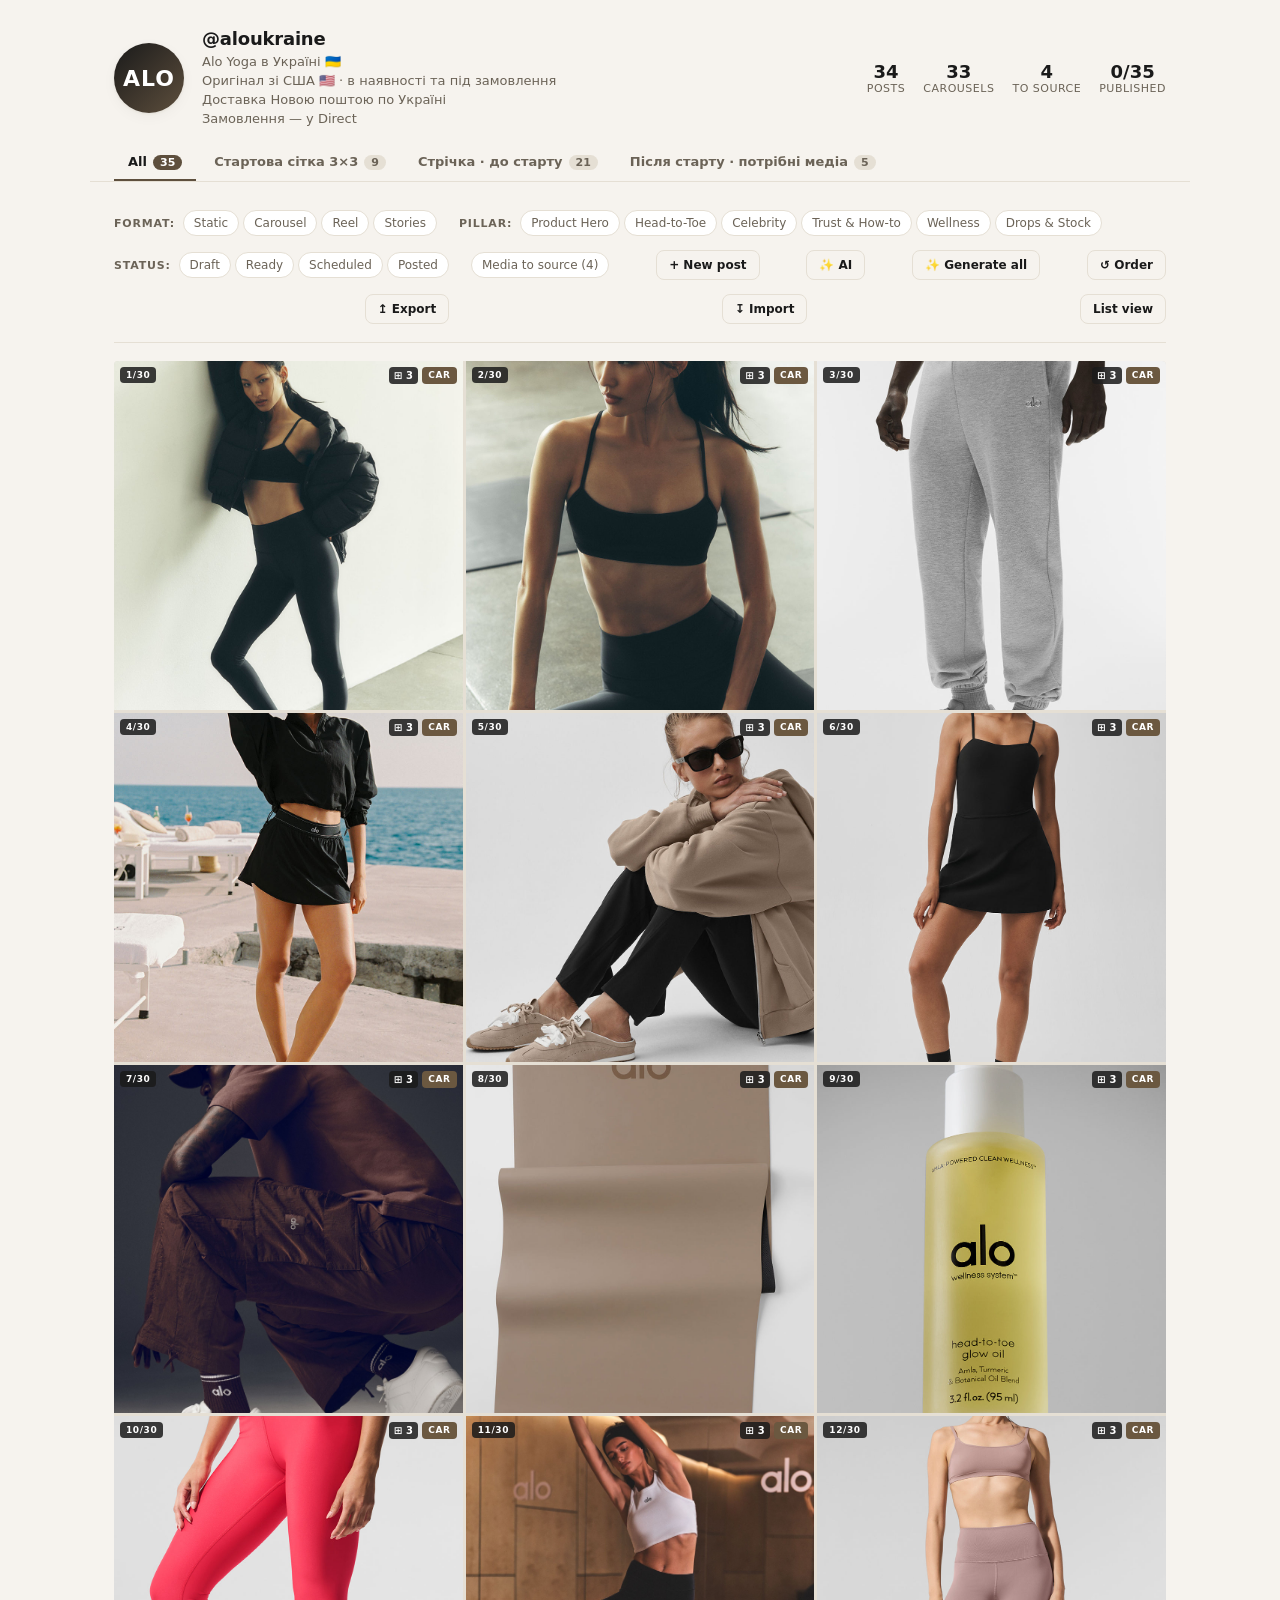
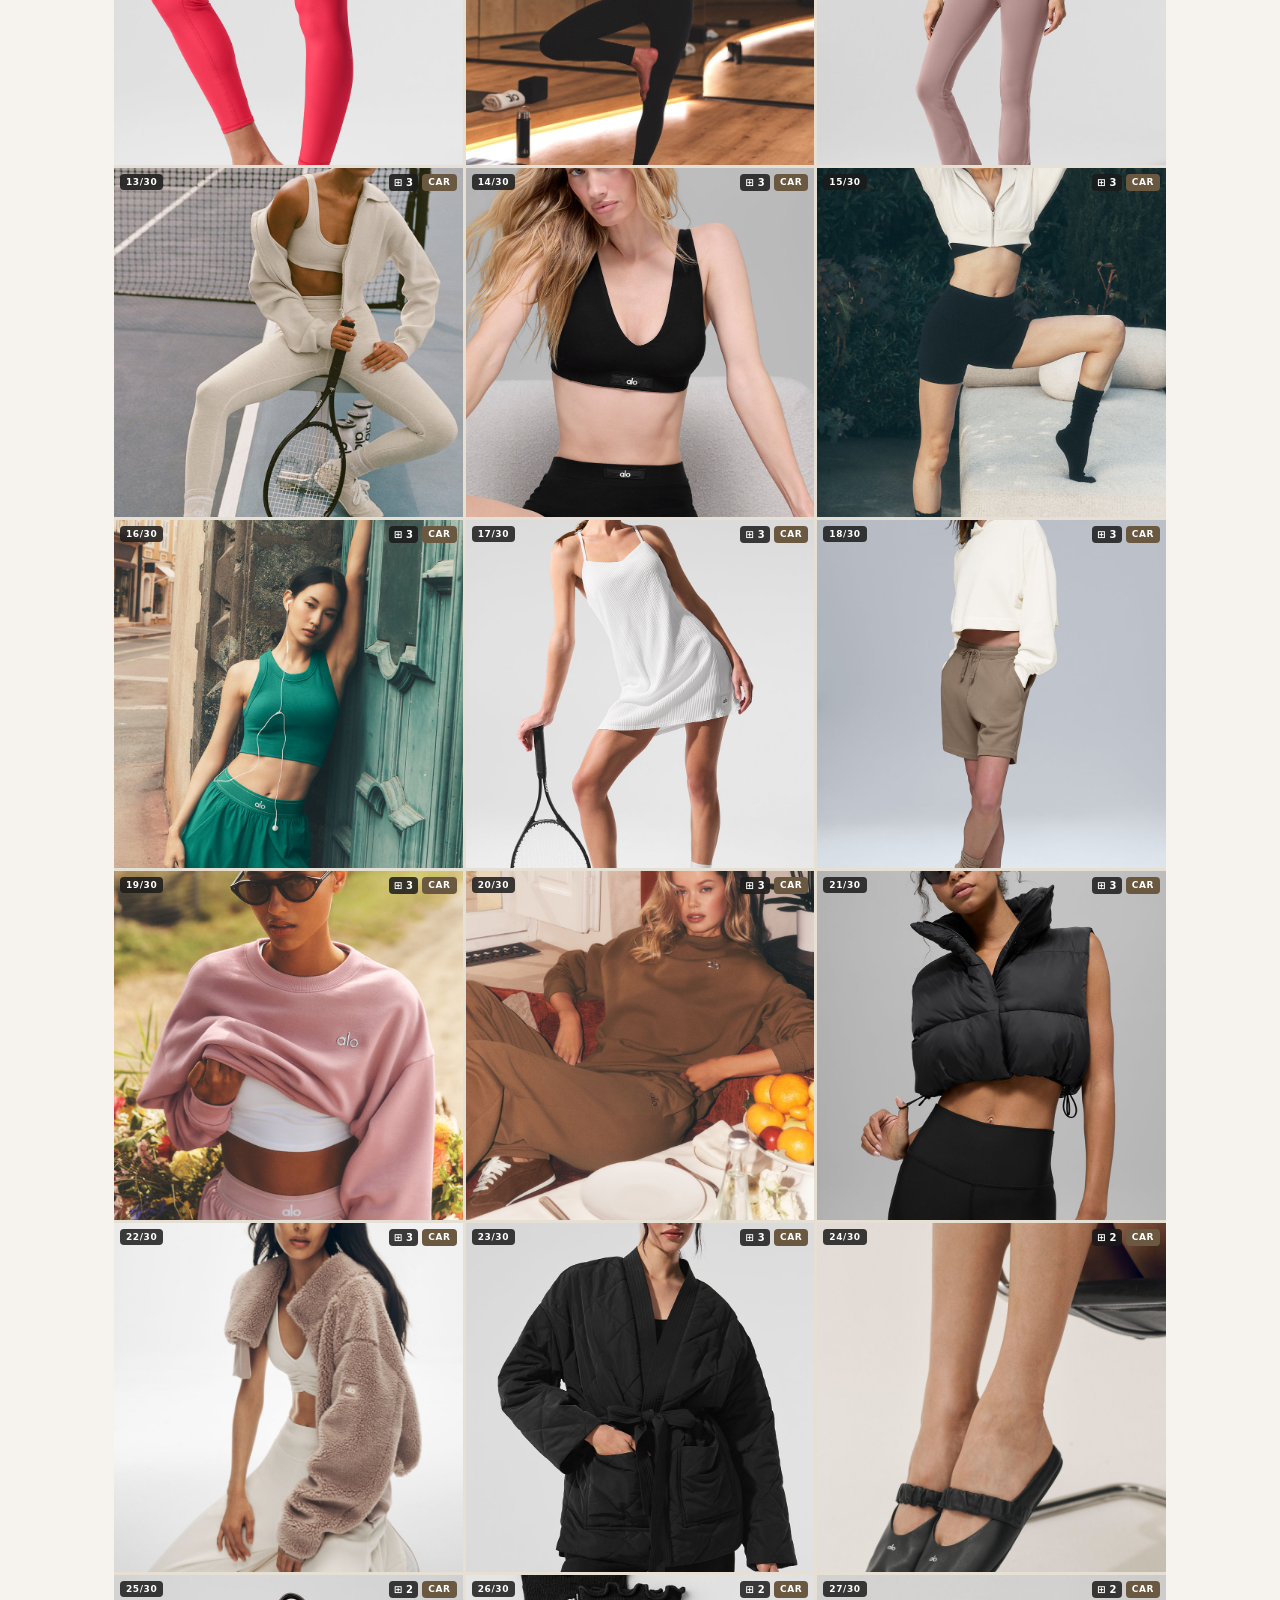
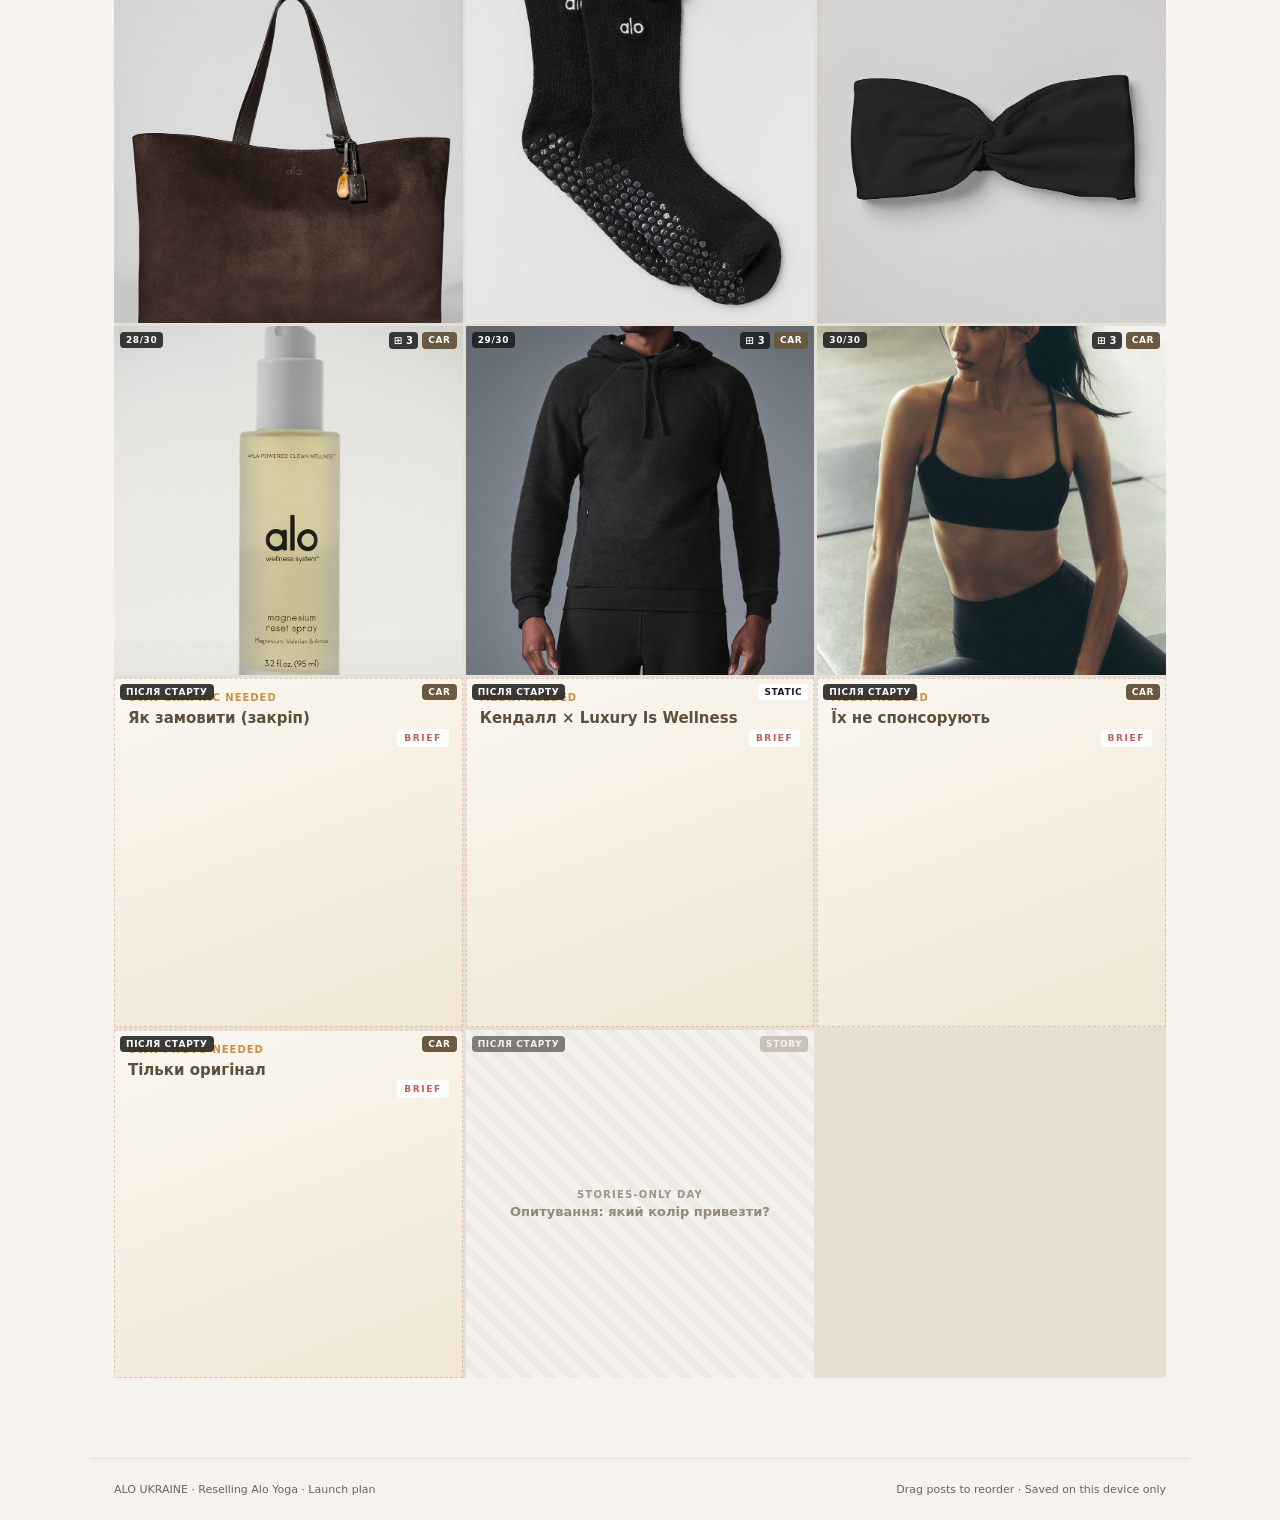
<file: planner/index.html>
<!doctype html>
<html lang="en">
<head>
  <meta charset="utf-8" />
  <meta name="viewport" content="width=device-width,initial-scale=1" />
  <meta http-equiv="Cache-Control" content="no-cache, no-store, must-revalidate" />
  <meta http-equiv="Pragma" content="no-cache" />
  <meta http-equiv="Expires" content="0" />
  <title>ALO UKRAINE · Instagram Planner</title>
  <script>document.write('<link rel="stylesheet" href="styles.css?ts=' + Date.now() + '">');</script>
  <noscript><link rel="stylesheet" href="styles.css" /></noscript>
  <link rel="icon" href="data:image/svg+xml,%3Csvg xmlns='http://www.w3.org/2000/svg' viewBox='0 0 100 100'%3E%3Crect width='100' height='100' fill='%231a1a1a'/%3E%3Ctext y='62' x='50' text-anchor='middle' font-size='30' font-family='serif' fill='white'%3EALO%3C/text%3E%3C/svg%3E" />
</head>
<body>
  <header class="topbar">
    <div class="brand">
      <div class="avatar">ALO</div>
      <div class="brand-text">
        <div class="handle">@aloukraine</div>
        <div class="bio"></div>
      </div>
    </div>
    <div class="stats" id="stats"></div>
  </header>

  <nav class="tabs" id="tabs"></nav>

  <main>
    <section class="filters">
      <div class="filter-group">
        <span class="filter-label">Format:</span>
        <div class="chips" id="formatChips"></div>
      </div>
      <div class="filter-group">
        <span class="filter-label">Pillar:</span>
        <div class="chips" id="pillarChips"></div>
      </div>
      <div class="filter-group">
        <span class="filter-label">Status:</span>
        <div class="chips" id="statusChips"></div>
      </div>
      <div class="filter-group">
        <button class="chip" id="prodChip"></button>
      </div>
      <button class="view-toggle" id="newPostBtn">+ New post</button>
      <button class="view-toggle" id="aiSettingsBtn" title="ChatGPT caption generator settings">✨ AI</button>
      <button class="view-toggle" id="generateAllBtn" title="ChatGPT writes captions for all posts">✨ Generate all</button>
      <button class="view-toggle" id="resetOrderBtn" title="Reset to original order">↺ Order</button>
      <button class="view-toggle" id="exportBtn" title="Download all your posts/edits as a file">↥ Export</button>
      <label class="view-toggle" id="importBtn" title="Load posts/edits from a file">↧ Import<input type="file" accept="application/json,.json" hidden /></label>
      <button class="view-toggle" id="viewToggle">List view</button>
    </section>

    <section id="gridView" class="ig-grid"></section>
    <section id="listView" class="ig-list hidden"></section>
  </main>

  <div class="modal" id="modal">
    <div class="modal-backdrop"></div>
    <div class="modal-card">
      <button class="modal-close" id="modalClose">×</button>
      <div class="modal-body" id="modalBody"></div>
    </div>
  </div>

  <div class="picker" id="picker">
    <div class="picker-backdrop"></div>
    <div class="picker-card">
      <div class="picker-head">
        <h3>Choose an image</h3>
        <button class="picker-close" id="pickerClose">×</button>
      </div>
      <div id="pickerBody"></div>
    </div>
  </div>

  <div class="modal editor" id="editor">
    <div class="modal-backdrop"></div>
    <div class="modal-card editor-card">
      <button class="modal-close" id="editorClose">×</button>
      <div class="editor-body" id="editorBody"></div>
    </div>
  </div>

  <div class="modal editor" id="aiModal">
    <div class="modal-backdrop"></div>
    <div class="modal-card editor-card">
      <button class="modal-close" id="aiModalClose">×</button>
      <div class="editor-body" id="aiModalBody"></div>
    </div>
  </div>

  <footer class="footnote">
    <span>ALO UKRAINE · Reselling Alo Yoga · Launch plan</span>
    <span>Drag posts to reorder · <span id="syncStatus">Saved on this device only</span></span>
  </footer>

  <script>document.write('<scr' + 'ipt src="app.js?ts=' + Date.now() + '"><\/scr' + 'ipt>');</script>
</body>
</html>
</file>
<file: planner/styles.css>
:root {
  --bg: #f6f3ee;
  --card-bg: #ffffff;
  --ink: #1a1a1a;
  --ink-mute: #6b6357;
  --line: #e5dfd4;
  --warm: #8B7355;
  --warm-deep: #5E4F3D;
  --gold: #c8a060;
  --prod-red: #C25E5E;
  --prod-amber: #C89248;
  --reel: #c56f87;
  --carousel: #6b5840;
  --static: #8b7355;
  --stories: #b8b0a0;
  --shadow: 0 1px 3px rgba(60, 45, 20, 0.08), 0 4px 14px rgba(60, 45, 20, 0.04);
  --radius: 14px;
}

* { box-sizing: border-box; }
html, body { margin: 0; padding: 0; background: var(--bg); color: var(--ink); font-family: -apple-system, BlinkMacSystemFont, 'SF Pro Text', 'Inter', system-ui, sans-serif; }
body { min-height: 100vh; }
a { color: var(--warm-deep); }
button { cursor: pointer; font-family: inherit; }
.hidden { display: none !important; }

/* Topbar */
.topbar { max-width: 1100px; margin: 0 auto; padding: 28px 24px 16px; display: grid; grid-template-columns: 1fr auto; gap: 24px; align-items: center; }
.brand { display: flex; gap: 18px; align-items: center; }
.avatar { width: 70px; height: 70px; border-radius: 50%; background: linear-gradient(135deg, #1a1a1a 0%, #5E4F3D 100%); color: white; display: grid; place-items: center; font-weight: 700; font-size: 22px; letter-spacing: 1px; box-shadow: var(--shadow); }
.handle { font-weight: 700; font-size: 18px; letter-spacing: -.2px; }
.bio { font-size: 13px; color: var(--ink-mute); max-width: 520px; margin-top: 4px; line-height: 1.45; }
.stats { display: flex; gap: 18px; }
.stat { text-align: center; }
.stat .num { font-weight: 700; font-size: 18px; }
.stat .lbl { font-size: 11px; color: var(--ink-mute); text-transform: uppercase; letter-spacing: 0.5px; }

/* Tabs */
.tabs { max-width: 1100px; margin: 0 auto; padding: 0 24px; display: flex; gap: 4px; border-bottom: 1px solid var(--line); overflow-x: auto; scrollbar-width: none; }
.tabs::-webkit-scrollbar { display: none; }
.tab { padding: 10px 14px; background: transparent; border: none; font-size: 13px; font-weight: 600; color: var(--ink-mute); border-bottom: 2px solid transparent; white-space: nowrap; transition: color .12s, border-color .12s; }
.tab:hover { color: var(--ink); }
.tab.active { color: var(--ink); border-bottom-color: var(--warm-deep); }
.tab .ct { background: var(--line); color: var(--ink-mute); border-radius: 999px; padding: 1px 7px; font-size: 11px; margin-left: 6px; font-weight: 700;}
.tab.active .ct { background: var(--warm-deep); color: white; }

/* Main */
main { max-width: 1100px; margin: 0 auto; padding: 16px 24px 80px; }
.filters { display: flex; flex-wrap: wrap; align-items: center; gap: 14px 22px; padding: 12px 0 18px; border-bottom: 1px solid var(--line); margin-bottom: 18px; }
.filter-group { display: flex; align-items: center; gap: 8px; flex-wrap: wrap; }
.filter-label { font-size: 11px; text-transform: uppercase; letter-spacing: .8px; color: var(--ink-mute); font-weight: 700; }
.chips { display: flex; gap: 4px; flex-wrap: wrap; }
.chip { font-size: 12px; font-weight: 500; padding: 5px 10px; border-radius: 999px; background: var(--card-bg); border: 1px solid var(--line); color: var(--ink-mute); transition: background .12s, color .12s, border-color .12s; }
.chip:hover { color: var(--ink); }
.chip.active { background: var(--ink); color: white; border-color: var(--ink); }
.view-toggle { margin-left: auto; background: transparent; border: 1px solid var(--line); color: var(--ink); padding: 7px 12px; border-radius: 8px; font-size: 12px; font-weight: 600; }
.view-toggle:hover { background: var(--card-bg); }

/* IG Grid */
.ig-grid { display: grid; grid-template-columns: repeat(3, 1fr); gap: 3px; background: var(--line); border-radius: 4px; overflow: hidden; }
.tile { position: relative; aspect-ratio: 1 / 1; background: var(--card-bg); overflow: hidden; cursor: pointer; transition: opacity .18s; }
.tile.stories-only-tile { opacity: 0.6; }
.tile:hover { z-index: 2; }
.tile img, .tile video { width: 100%; height: 100%; object-fit: cover; display: block; transition: transform .25s ease, filter .2s; }
.tile:hover img, .tile:hover video { transform: scale(1.04); }
.tile.posted img, .tile.posted video { filter: grayscale(0.3) brightness(0.92); }

.tile.production { background: linear-gradient(160deg, #fbf7f0 0%, #efe6d4 100%); }
.tile.production .prod-card { position: absolute; inset: 0; display: flex; flex-direction: column; padding: 14px 14px 50px; color: var(--ink); pointer-events: none; }
.tile.production .prod-card .prod-label { font-size: 9px; font-weight: 800; letter-spacing: 1.6px; color: var(--prod-red); text-transform: uppercase; margin-bottom: auto; align-self: flex-end; background: rgba(255,255,255,0.9); padding: 4px 7px; border-radius: 4px; }
.tile.production .prod-card .prod-type { font-size: 10px; font-weight: 700; letter-spacing: 1px; color: var(--prod-amber); text-transform: uppercase; margin-bottom: 6px; }
.tile.production .prod-card .prod-title { font-size: 15px; font-weight: 600; line-height: 1.3; color: var(--warm-deep); }
.tile.production::before { content: ''; position: absolute; inset: 0; border: 1.5px dashed rgba(194,94,94,0.3); pointer-events: none; z-index: 1; }

.tile.stories-only-tile { background: var(--card-bg); background-image: repeating-linear-gradient(45deg, transparent 0 8px, rgba(184,176,160,0.18) 8px 16px); }
.tile.stories-only-tile .stories-card { position: absolute; inset: 0; display: flex; flex-direction: column; align-items: center; justify-content: center; padding: 14px; color: var(--ink-mute); text-align: center; pointer-events: none; }
.tile.stories-only-tile .stories-label { font-size: 10px; font-weight: 800; letter-spacing: 1.2px; text-transform: uppercase; color: var(--ink-mute); }
.tile.stories-only-tile .stories-title { font-size: 13px; font-weight: 600; color: var(--warm-deep); margin-top: 4px; }

.tile-badges { position: absolute; top: 6px; left: 6px; display: flex; gap: 4px; pointer-events: none; z-index: 2; }
.tile-badge-right { position: absolute; top: 6px; right: 6px; display: flex; gap: 4px; pointer-events: none; z-index: 2; }
.badge { font-size: 9px; font-weight: 800; letter-spacing: 0.6px; padding: 3px 6px; border-radius: 4px; text-transform: uppercase; background: rgba(255,255,255,0.92); color: var(--ink); backdrop-filter: blur(4px); }
.badge.day { background: rgba(26,26,26,0.85); color: white; }
.badge.format-reel { background: var(--reel); color: white; }
.badge.format-carousel { background: var(--carousel); color: white; }
.badge.format-static { background: rgba(255,255,255,0.92); color: var(--ink); }
.badge.format-stories-only { background: var(--stories); color: white; }
.badge.carousel-ind { background: rgba(26,26,26,0.85); color: white; font-size: 10px; padding: 3px 5px; letter-spacing: 0.3px; }
.badge.status-posted { background: rgba(94,124,90,0.95); color: white; }
.badge.status-scheduled { background: rgba(200,160,96,0.95); color: white; }
.badge.status-ready { background: rgba(123,139,156,0.95); color: white; }

.tile-bottom { position: absolute; bottom: 0; left: 0; right: 0; padding: 8px 9px; background: linear-gradient(180deg, rgba(255,255,255,0) 0%, rgba(0,0,0,0.55) 100%); color: white; font-size: 11px; font-weight: 500; line-height: 1.2; opacity: 0; transition: opacity .15s; pointer-events: none; z-index: 2; }
.tile:hover .tile-bottom { opacity: 1; }

/* List view */
.ig-list { display: flex; flex-direction: column; gap: 12px; }
.row { display: grid; grid-template-columns: 90px 1fr auto; gap: 16px; align-items: center; padding: 12px 14px; background: var(--card-bg); border-radius: var(--radius); box-shadow: var(--shadow); cursor: pointer; transition: transform .12s, box-shadow .12s; }
.row.production { border-left: 3px solid var(--prod-red); }
.row:hover { transform: translateY(-1px); box-shadow: 0 4px 16px rgba(60,45,20,0.1); }
.row .thumb { width: 90px; height: 90px; border-radius: 10px; overflow: hidden; background: var(--bg); display: grid; place-items: center; position: relative; }
.row .thumb img, .row .thumb video { width: 100%; height: 100%; object-fit: cover; }
.row .info { min-width: 0; }
.row .meta-line { display: flex; gap: 8px; flex-wrap: wrap; align-items: center; margin-bottom: 4px; }
.row h3 { margin: 0 0 4px; font-size: 15px; font-weight: 700; }
.row .caption-preview { color: var(--ink-mute); font-size: 13px; line-height: 1.45; display: -webkit-box; -webkit-line-clamp: 2; -webkit-box-orient: vertical; overflow: hidden; }

/* Modal */
.modal { position: fixed; inset: 0; z-index: 100; display: none; align-items: center; justify-content: center; padding: 24px; }
.modal.open { display: flex; }
.modal-backdrop { position: absolute; inset: 0; background: rgba(26,18,10,0.55); backdrop-filter: blur(4px); }
.modal-card { position: relative; width: min(1100px, 100%); max-height: 92vh; background: var(--card-bg); border-radius: 18px; box-shadow: 0 30px 80px rgba(60,45,20,0.35); overflow: hidden; display: flex; flex-direction: column; }
.modal-close { position: absolute; top: 12px; right: 12px; z-index: 3; width: 32px; height: 32px; border-radius: 50%; background: rgba(255,255,255,0.9); border: none; font-size: 20px; color: var(--ink); }
.modal-body { display: grid; grid-template-columns: 1fr 1fr; min-height: 0; }
.modal-img-wrap { background: var(--bg); display: grid; place-items: center; min-height: 360px; max-height: 92vh; overflow: hidden; position: relative; padding: 0; }
.modal-img-wrap > img, .modal-img-wrap > video { width: 100%; height: 100%; max-height: 92vh; object-fit: cover; }
.modal-img-wrap.carousel-stack { display: flex; flex-direction: column; place-items: stretch; padding: 18px; gap: 14px; overflow-y: auto; background: linear-gradient(180deg, var(--bg) 0%, #ebe4d6 100%); }

/* Slide slot in carousel */
.slide-slot { background: white; border-radius: 10px; padding: 12px; box-shadow: 0 1px 3px rgba(60,45,20,0.06); }
.slide-head { display: flex; align-items: center; gap: 10px; margin-bottom: 8px; }
.slide-num { background: var(--ink); color: white; width: 22px; height: 22px; border-radius: 50%; display: grid; place-items: center; font-size: 11px; font-weight: 800; }
.slide-label { font-size: 12px; font-weight: 600; color: var(--ink-mute); flex: 1; }
.slide-inner { width: 100%; aspect-ratio: 1/1; background: var(--bg); border-radius: 8px; overflow: hidden; display: grid; place-items: center; }
.slide-inner img, .slide-inner video { width: 100%; height: 100%; object-fit: cover; }
.slide-placeholder { text-align: center; padding: 20px; }
.slide-placeholder .ps-lab { font-size: 11px; font-weight: 800; letter-spacing: 1.4px; color: var(--prod-amber); text-transform: uppercase; }
.slide-placeholder .ps-name { font-size: 13px; font-weight: 600; color: var(--warm-deep); margin-top: 6px; font-family: 'SF Mono', Menlo, monospace; }
.slide-placeholder .ps-note { font-size: 11px; color: var(--ink-mute); margin-top: 8px; line-height: 1.4; max-width: 240px; }
.slide-actions { display: flex; gap: 6px; margin-top: 10px; }
.swap-btn-sm, .reset-btn-sm { background: var(--ink); color: white; border: none; padding: 6px 12px; border-radius: 6px; font-size: 11px; font-weight: 600; }
.reset-btn-sm { background: transparent; color: var(--ink-mute); border: 1px solid var(--line); }
.swap-btn-sm:hover, .reset-btn-sm:hover { opacity: 0.85; }

/* Single image swap button */
.swap-btn { position: absolute; bottom: 12px; right: 12px; z-index: 3; background: rgba(26,26,26,0.85); color: white; border: none; padding: 8px 14px; border-radius: 8px; font-size: 12px; font-weight: 600; backdrop-filter: blur(4px); }
.reset-btn { position: absolute; bottom: 12px; right: 130px; z-index: 3; background: rgba(255,255,255,0.85); color: var(--ink); border: none; padding: 8px 14px; border-radius: 8px; font-size: 12px; font-weight: 600; backdrop-filter: blur(4px); }

.modal-img-wrap.production { background: linear-gradient(160deg, #fbf7f0 0%, #efe6d4 100%); padding: 40px; }
.modal-img-wrap.production .prod-large { text-align: center; }
.modal-img-wrap.production .prod-large .lab { font-size: 11px; font-weight: 800; letter-spacing: 2px; color: var(--prod-red); text-transform: uppercase; margin-bottom: 8px; }
.modal-img-wrap.production .prod-large .type { font-size: 12px; font-weight: 700; letter-spacing: 1.5px; color: var(--prod-amber); text-transform: uppercase; margin-bottom: 14px; }
.modal-img-wrap.production .prod-large h3 { font-size: 22px; font-weight: 600; color: var(--warm-deep); margin: 0; line-height: 1.3; }

.modal-img-wrap.stories-only { background-image: repeating-linear-gradient(45deg, var(--bg) 0 12px, rgba(184,176,160,0.2) 12px 24px); padding: 40px; text-align: center; }
.modal-img-wrap.stories-only h3 { font-size: 20px; color: var(--warm-deep); margin: 0; }
.modal-img-wrap.stories-only .lab { font-size: 11px; font-weight: 800; letter-spacing: 2px; color: var(--ink-mute); text-transform: uppercase; margin-bottom: 12px; }

.modal-content { padding: 22px 24px; display: flex; flex-direction: column; gap: 14px; overflow-y: auto; max-height: 92vh; }
.modal-title { font-size: 18px; font-weight: 700; margin: 0; }
.modal-badges { display: flex; gap: 6px; flex-wrap: wrap; }
.modal-section { border-top: 1px solid var(--line); padding-top: 14px; }
.modal-section h4 { font-size: 11px; text-transform: uppercase; color: var(--ink-mute); margin: 0 0 8px; letter-spacing: 0.6px; font-weight: 700; }
.modal-section .body { font-size: 13.5px; line-height: 1.55; color: var(--ink); white-space: pre-line; }
.modal-section .brief { font-size: 13px; color: var(--ink); line-height: 1.55; white-space: pre-line; background: #fbf7f0; padding: 12px 14px; border-radius: 8px; border-left: 3px solid var(--prod-amber); }

.hashtag-list { display: flex; gap: 4px; flex-wrap: wrap; }
.hashtag { font-size: 12px; padding: 3px 8px; background: var(--bg); border-radius: 999px; color: var(--warm-deep); font-weight: 500; }
.btn-row { display: flex; gap: 8px; flex-wrap: wrap; margin-top: 4px; }
.btn { background: var(--ink); color: white; border: none; padding: 8px 14px; border-radius: 8px; font-size: 12px; font-weight: 600; transition: opacity .12s; }
.btn:hover { opacity: 0.85; }
.btn.ghost { background: transparent; color: var(--ink); border: 1px solid var(--line); }
.status-picker { display: flex; gap: 4px; flex-wrap: wrap; }
.status-btn { padding: 6px 12px; border-radius: 999px; background: var(--bg); border: 1px solid var(--line); font-size: 12px; font-weight: 600; color: var(--ink-mute); }
.status-btn[data-active="true"][data-st="draft"] { background: var(--ink-mute); color: white; border-color: var(--ink-mute); }
.status-btn[data-active="true"][data-st="ready"] { background: #7B8B9C; color: white; border-color: #7B8B9C; }
.status-btn[data-active="true"][data-st="scheduled"] { background: #C8A060; color: white; border-color: #C8A060; }
.status-btn[data-active="true"][data-st="posted"] { background: #5E7C5A; color: white; border-color: #5E7C5A; }

/* Image picker overlay */
.picker { position: fixed; inset: 0; z-index: 200; display: none; align-items: center; justify-content: center; padding: 24px; }
.picker.open { display: flex; }
.picker-backdrop { position: absolute; inset: 0; background: rgba(26,18,10,0.7); backdrop-filter: blur(6px); }
.picker-card { position: relative; width: min(900px, 100%); max-height: 86vh; background: var(--card-bg); border-radius: 16px; box-shadow: 0 30px 80px rgba(60,45,20,0.5); overflow: hidden; display: flex; flex-direction: column; }
.picker-head { padding: 16px 20px; border-bottom: 1px solid var(--line); display: flex; justify-content: space-between; align-items: center; }
.picker-head h3 { margin: 0; font-size: 15px; font-weight: 700; }
.picker-close { background: transparent; border: none; font-size: 22px; color: var(--ink); }
#pickerBody { padding: 16px 20px; overflow-y: auto; display: flex; flex-direction: column; gap: 12px; }
.picker-search { padding: 9px 12px; border: 1px solid var(--line); border-radius: 8px; font-size: 13px; background: var(--bg); }
.picker-search:focus { outline: none; border-color: var(--warm-deep); background: white; }
.picker-tabs { display: flex; gap: 4px; }
.picker-tab { background: var(--bg); border: 1px solid var(--line); color: var(--ink-mute); padding: 7px 12px; border-radius: 8px; font-size: 12px; font-weight: 600; }
.picker-tab.active { background: var(--ink); color: white; border-color: var(--ink); }
.picker-grid { display: grid; grid-template-columns: repeat(auto-fill, minmax(120px, 1fr)); gap: 8px; }
.picker-tile { aspect-ratio: 1/1; background: var(--bg); border-radius: 8px; overflow: hidden; cursor: pointer; transition: transform .12s, box-shadow .12s; position: relative; }
.picker-tile:hover { transform: scale(1.03); box-shadow: 0 4px 12px rgba(0,0,0,0.15); }
.picker-tile img, .picker-tile video { width: 100%; height: 100%; object-fit: cover; }
.picker-tile-name { position: absolute; bottom: 0; left: 0; right: 0; padding: 4px 6px; background: linear-gradient(180deg, transparent, rgba(0,0,0,0.75)); color: white; font-size: 9px; line-height: 1.2; font-family: 'SF Mono', Menlo, monospace; }

/* Footer */
.footnote { max-width: 1100px; margin: 0 auto; padding: 24px; display: flex; justify-content: space-between; align-items: center; font-size: 11px; color: var(--ink-mute); border-top: 1px solid var(--line); gap: 16px; flex-wrap: wrap; }

@media (max-width: 720px) {
  .topbar { grid-template-columns: 1fr; gap: 16px; }
  .stats { justify-content: flex-start; }
  .modal-body { grid-template-columns: 1fr; }
  .modal-img-wrap { max-height: 50vh; }
  .modal-content { max-height: 40vh; }
  .row { grid-template-columns: 70px 1fr; }
}

/* ---------- POST EDITOR ---------- */
.btn.danger { background: transparent; color: var(--prod-red); border: 1px solid var(--prod-red); }
.editor-card { width: min(680px, 100%); }
.editor-body { padding: 24px; overflow-y: auto; max-height: 92vh; display: flex; flex-direction: column; gap: 14px; }
.editor-title { font-size: 18px; font-weight: 700; margin: 0 0 4px; }
.ed-field { display: flex; flex-direction: column; gap: 6px; }
.ed-label { font-size: 11px; text-transform: uppercase; color: var(--ink-mute); letter-spacing: 0.6px; font-weight: 700; }
.ed-input { width: 100%; font: inherit; font-size: 13.5px; color: var(--ink); background: #fff; border: 1px solid var(--line); border-radius: 8px; padding: 9px 11px; }
.ed-input:focus { outline: none; border-color: var(--warm); }
.ed-textarea { min-height: 120px; resize: vertical; line-height: 1.5; }
.ed-row { display: grid; grid-template-columns: 1fr 1fr 1fr; gap: 10px; }
.ed-previews { display: flex; flex-wrap: wrap; gap: 8px; margin-bottom: 8px; }
.ed-empty { font-size: 12px; color: var(--ink-mute); padding: 14px; border: 1px dashed var(--line); border-radius: 8px; width: 100%; text-align: center; }
.ed-thumb { position: relative; width: 74px; height: 74px; border-radius: 8px; overflow: hidden; border: 1px solid var(--line); }
.ed-thumb img, .ed-thumb video { width: 100%; height: 100%; object-fit: cover; display: block; }
.ed-thumb-x { position: absolute; top: 2px; right: 2px; width: 20px; height: 20px; border-radius: 50%; border: none; background: rgba(26,18,10,0.72); color: #fff; font-size: 14px; line-height: 1; cursor: pointer; }
.ed-hint { font-size: 11px; color: var(--ink-mute); margin-top: 6px; line-height: 1.4; }
.ed-actions { display: flex; gap: 8px; border-top: 1px solid var(--line); padding-top: 16px; margin-top: 4px; }
.ed-actions .btn { padding: 10px 18px; font-size: 13px; }
@media (max-width: 560px) { .ed-row { grid-template-columns: 1fr; } }

/* ---------- DRAG TO REORDER ---------- */
.tile, .row { cursor: grab; }
.tile:active, .row:active { cursor: grabbing; }
.tile.dragging, .row.dragging { opacity: 0.4; }
.tile.drop-before { box-shadow: inset 4px 0 0 0 var(--warm); }
.tile.drop-after { box-shadow: inset -4px 0 0 0 var(--warm); }
.row.drop-before { box-shadow: inset 0 4px 0 0 var(--warm); }
.row.drop-after { box-shadow: inset 0 -4px 0 0 var(--warm); }

/* ---------- NOTES + DOWNLOAD ---------- */
.badge.note { background: var(--gold); color: #1a1a1a; }
.note-input { width: 100%; font: inherit; font-size: 13px; color: var(--ink); background: #fff; border: 1px solid var(--line); border-radius: 8px; padding: 9px 11px; min-height: 64px; resize: vertical; line-height: 1.5; }
.note-input:focus { outline: none; border-color: var(--warm); }
.tile-dl { position: absolute; bottom: 8px; right: 8px; z-index: 4; width: 30px; height: 30px; border-radius: 50%; border: none; background: rgba(26,18,10,0.6); color: #fff; font-size: 15px; line-height: 1; cursor: pointer; opacity: 0; transition: opacity .12s, background .12s; }
.tile:hover .tile-dl { opacity: 1; }
.tile-dl:hover { background: rgba(26,18,10,0.85); }
@media (hover: none) { .tile-dl { opacity: 1; } }

/* ---------- ADD CAROUSEL PHOTO ---------- */
.slide-add-btn { width: 100%; padding: 14px; border: 1.5px dashed var(--line); border-radius: 10px; background: rgba(255,255,255,0.5); color: var(--warm-deep); font-weight: 600; font-size: 13px; cursor: pointer; transition: border-color .12s, background .12s; }
.slide-add-btn:hover { border-color: var(--warm); background: #fff; }
.picker-upload { display: flex; align-items: center; gap: 10px; margin-bottom: 10px; flex-wrap: wrap; }
.picker-upload-hint { font-size: 12px; color: var(--ink-mute); }

/* ---------- SLIDE REORDER + MULTI-ADD ---------- */
.slide-head { display: flex; align-items: center; gap: 8px; }
.slide-move { display: inline-flex; gap: 4px; margin-left: auto; }
.move-btn { width: 26px; height: 24px; border: 1px solid var(--line); background: #fff; border-radius: 6px; font-size: 12px; line-height: 1; cursor: pointer; color: var(--ink); }
.move-btn:disabled { opacity: 0.35; cursor: default; }
.move-btn:not(:disabled):hover { border-color: var(--warm); }
.slide-add-row { display: flex; gap: 8px; flex-wrap: wrap; }
.slide-add-row .slide-add-btn { flex: 1; min-width: 140px; }
.slide-add-btn.ghost { background: transparent; }

/* ---------- EDITABLE CAPTION ---------- */
.caption-input { min-height: 150px; }
.modal-section .body.muted { color: var(--ink-mute); font-style: italic; }
.edited-note { display: inline-block; font-size: 10.5px; font-weight: 700; letter-spacing: .5px; text-transform: uppercase; color: var(--warm); margin: 6px 0 2px; }

/* ---------- REEL THUMBNAIL FALLBACK ---------- */
.tile.has-video { background: linear-gradient(160deg, #efe9df 0%, #e2dccf 100%); }
.tile.has-video video { background: #e8e2d6; }
.play-ind { position: absolute; top: 50%; left: 50%; transform: translate(-50%, -50%); z-index: 3; width: 44px; height: 44px; border-radius: 50%; background: rgba(26,18,10,0.55); color: #fff; display: flex; align-items: center; justify-content: center; font-size: 16px; padding-left: 3px; pointer-events: none; }
</file>
